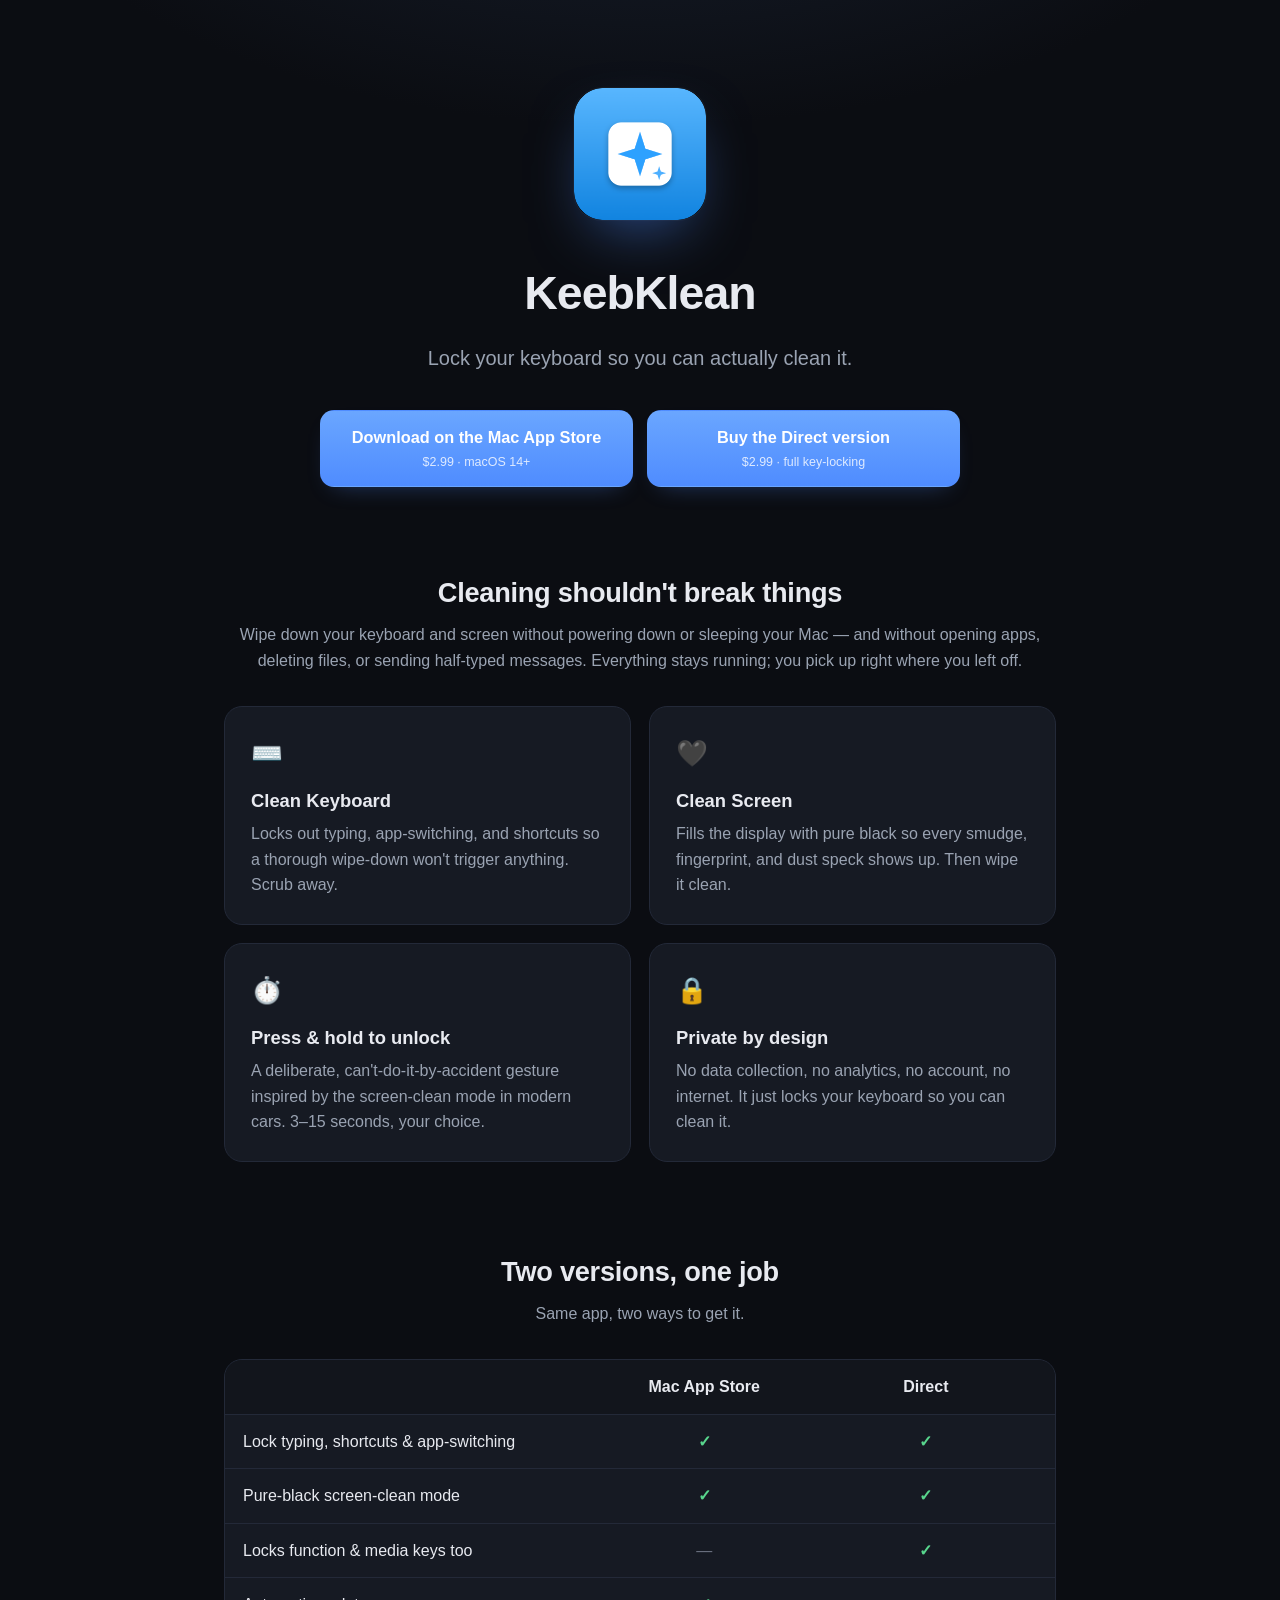
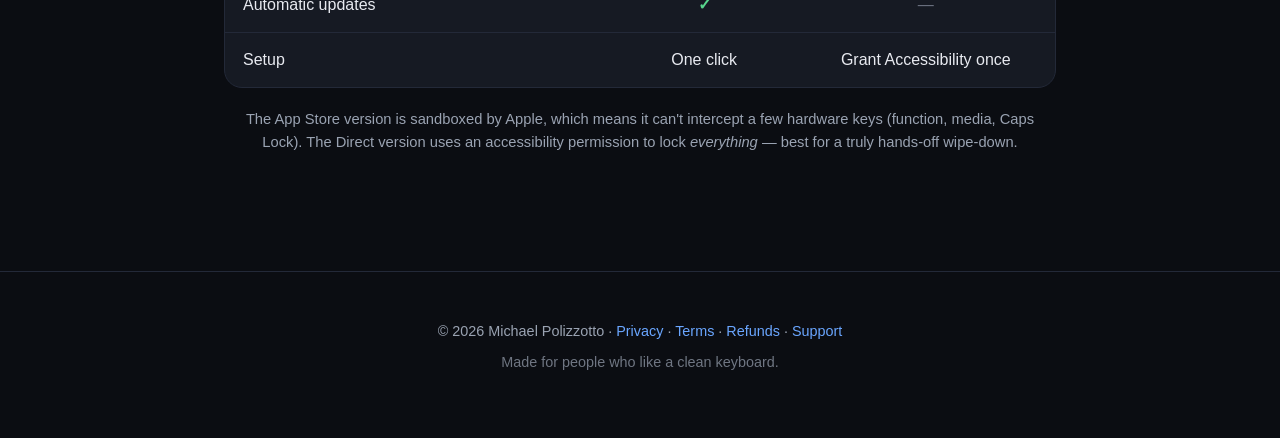
<file: index.html>
<!DOCTYPE html>
<html lang="en">
<head>
  <meta charset="UTF-8" />
  <meta name="viewport" content="width=device-width, initial-scale=1.0" />
  <title>KeebKlean — Lock your keyboard to clean it</title>
  <meta name="description" content="KeebKlean locks your Mac's keyboard and screen so you can wipe them down without typing, switching apps, or messing anything up. Press and hold to unlock." />
  <meta property="og:title" content="KeebKlean" />
  <meta property="og:description" content="Lock your keyboard to clean it. Press and hold to unlock." />
  <meta property="og:image" content="icon.png" />
  <link rel="icon" href="icon.png" />
  <link rel="stylesheet" href="style.css" />
</head>
<body>
  <header>
    <div class="wrap">
      <img class="appicon" src="icon.png" alt="KeebKlean icon" />
      <h1>KeebKlean</h1>
      <p class="tagline">Lock your keyboard so you can actually clean it.</p>
      <div class="cta">
        <a class="btn btn-primary" href="https://apps.apple.com/app/id6777837254">
          Download on the Mac App Store
          <small>$2.99 · macOS 14+</small>
        </a>
        <a class="btn btn-primary" href="https://mikepolo1.gumroad.com/l/keebklean"
           onclick="var b=document.getElementById('gr-buy'); if(b){b.click(); return false;}">
          Buy the Direct version
          <small>$2.99 · full key-locking</small>
        </a>
      </div>
    </div>
  </header>

  <section>
    <div class="wrap">
      <h2>Cleaning shouldn't break things</h2>
      <p class="section-sub">Wipe down your keyboard and screen without powering down or sleeping your Mac — and without opening apps, deleting files, or sending half-typed messages. Everything stays running; you pick up right where you left off.</p>
      <div class="features">
        <div class="feature">
          <span class="emoji">⌨️</span>
          <h3>Clean Keyboard</h3>
          <p>Locks out typing, app-switching, and shortcuts so a thorough wipe-down won't trigger anything. Scrub away.</p>
        </div>
        <div class="feature">
          <span class="emoji">🖤</span>
          <h3>Clean Screen</h3>
          <p>Fills the display with pure black so every smudge, fingerprint, and dust speck shows up. Then wipe it clean.</p>
        </div>
        <div class="feature">
          <span class="emoji">⏱️</span>
          <h3>Press &amp; hold to unlock</h3>
          <p>A deliberate, can't-do-it-by-accident gesture inspired by the screen-clean mode in modern cars. 3–15 seconds, your choice.</p>
        </div>
        <div class="feature">
          <span class="emoji">🔒</span>
          <h3>Private by design</h3>
          <p>No data collection, no analytics, no account, no internet. It just locks your keyboard so you can clean it.</p>
        </div>
      </div>
    </div>
  </section>

  <section>
    <div class="wrap">
      <h2>Two versions, one job</h2>
      <p class="section-sub">Same app, two ways to get it.</p>
      <div class="compare">
        <table>
          <tr>
            <th>&nbsp;</th>
            <th>Mac App Store</th>
            <th>Direct</th>
          </tr>
          <tr>
            <td>Lock typing, shortcuts &amp; app-switching</td>
            <td><span class="yes">✓</span></td>
            <td><span class="yes">✓</span></td>
          </tr>
          <tr>
            <td>Pure-black screen-clean mode</td>
            <td><span class="yes">✓</span></td>
            <td><span class="yes">✓</span></td>
          </tr>
          <tr>
            <td>Locks function &amp; media keys too</td>
            <td><span class="no">—</span></td>
            <td><span class="yes">✓</span></td>
          </tr>
          <tr>
            <td>Automatic updates</td>
            <td><span class="yes">✓</span></td>
            <td><span class="no">—</span></td>
          </tr>
          <tr>
            <td>Setup</td>
            <td>One click</td>
            <td>Grant Accessibility once</td>
          </tr>
        </table>
      </div>
      <p class="section-sub" style="margin-top:20px; font-size:.92rem;">
        The App Store version is sandboxed by Apple, which means it can't intercept a few hardware keys
        (function, media, Caps Lock). The Direct version uses an accessibility permission to lock
        <em>everything</em> — best for a truly hands-off wipe-down.
      </p>
    </div>
  </section>

  <footer>
    <div class="wrap">
      <p>© 2026 Michael Polizzotto · <a href="privacy.html">Privacy</a> · <a href="terms.html">Terms</a> · <a href="refund.html">Refunds</a> · <a href="support.html">Support</a></p>
      <p style="margin-top:8px; opacity:.7;">Made for people who like a clean keyboard.</p>
    </div>
  </footer>

  <!-- Hidden Gumroad-attached trigger. Our own button (above) clicks this to open the
       on-site checkout overlay, so the visible button keeps our design with no Gumroad logo. -->
  <a class="gumroad-button" id="gr-buy" href="https://mikepolo1.gumroad.com/l/keebklean"
     style="display:none" aria-hidden="true" tabindex="-1"></a>
  <script src="https://gumroad.com/js/gumroad.js"></script>
</body>
</html>
</file>
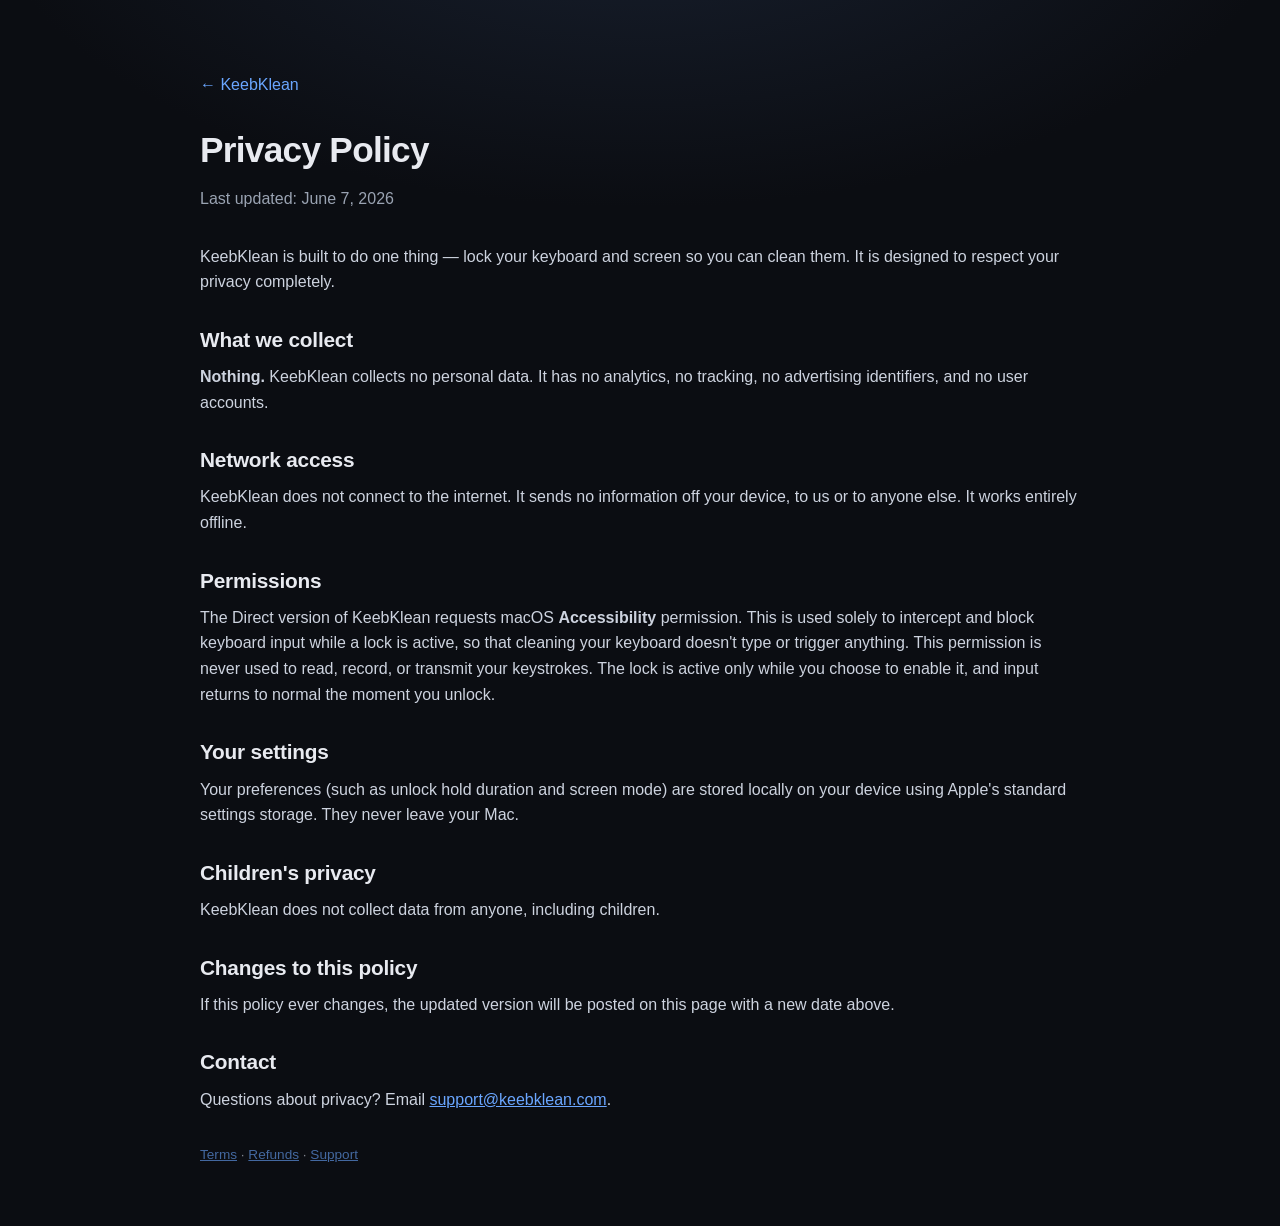
<file: privacy.html>
<!DOCTYPE html>
<html lang="en">
<head>
  <meta charset="UTF-8" />
  <meta name="viewport" content="width=device-width, initial-scale=1.0" />
  <title>Privacy Policy — KeebKlean</title>
  <link rel="icon" href="icon.png" />
  <link rel="stylesheet" href="style.css" />
</head>
<body>
  <div class="wrap doc">
    <a class="back" href="index.html">← KeebKlean</a>
    <h1>Privacy Policy</h1>
    <p class="updated">Last updated: June 7, 2026</p>

    <p>KeebKlean is built to do one thing — lock your keyboard and screen so you can clean
       them. It is designed to respect your privacy completely.</p>

    <h2>What we collect</h2>
    <p><strong>Nothing.</strong> KeebKlean collects no personal data. It has no analytics,
       no tracking, no advertising identifiers, and no user accounts.</p>

    <h2>Network access</h2>
    <p>KeebKlean does not connect to the internet. It sends no information off your device,
       to us or to anyone else. It works entirely offline.</p>

    <h2>Permissions</h2>
    <p>The Direct version of KeebKlean requests macOS <strong>Accessibility</strong> permission.
       This is used solely to intercept and block keyboard input while a lock is active, so
       that cleaning your keyboard doesn't type or trigger anything. This permission is never
       used to read, record, or transmit your keystrokes. The lock is active only while you
       choose to enable it, and input returns to normal the moment you unlock.</p>

    <h2>Your settings</h2>
    <p>Your preferences (such as unlock hold duration and screen mode) are stored locally on
       your device using Apple's standard settings storage. They never leave your Mac.</p>

    <h2>Children's privacy</h2>
    <p>KeebKlean does not collect data from anyone, including children.</p>

    <h2>Changes to this policy</h2>
    <p>If this policy ever changes, the updated version will be posted on this page with a new
       date above.</p>

    <h2>Contact</h2>
    <p>Questions about privacy? Email
       <a href="mailto:support@keebklean.com">support@keebklean.com</a>.</p>

    <p style="margin-top:32px; opacity:.6; font-size:.85rem;">
      <a href="terms.html">Terms</a> · <a href="refund.html">Refunds</a> ·
      <a href="support.html">Support</a>
    </p>
  </div>
</body>
</html>
</file>
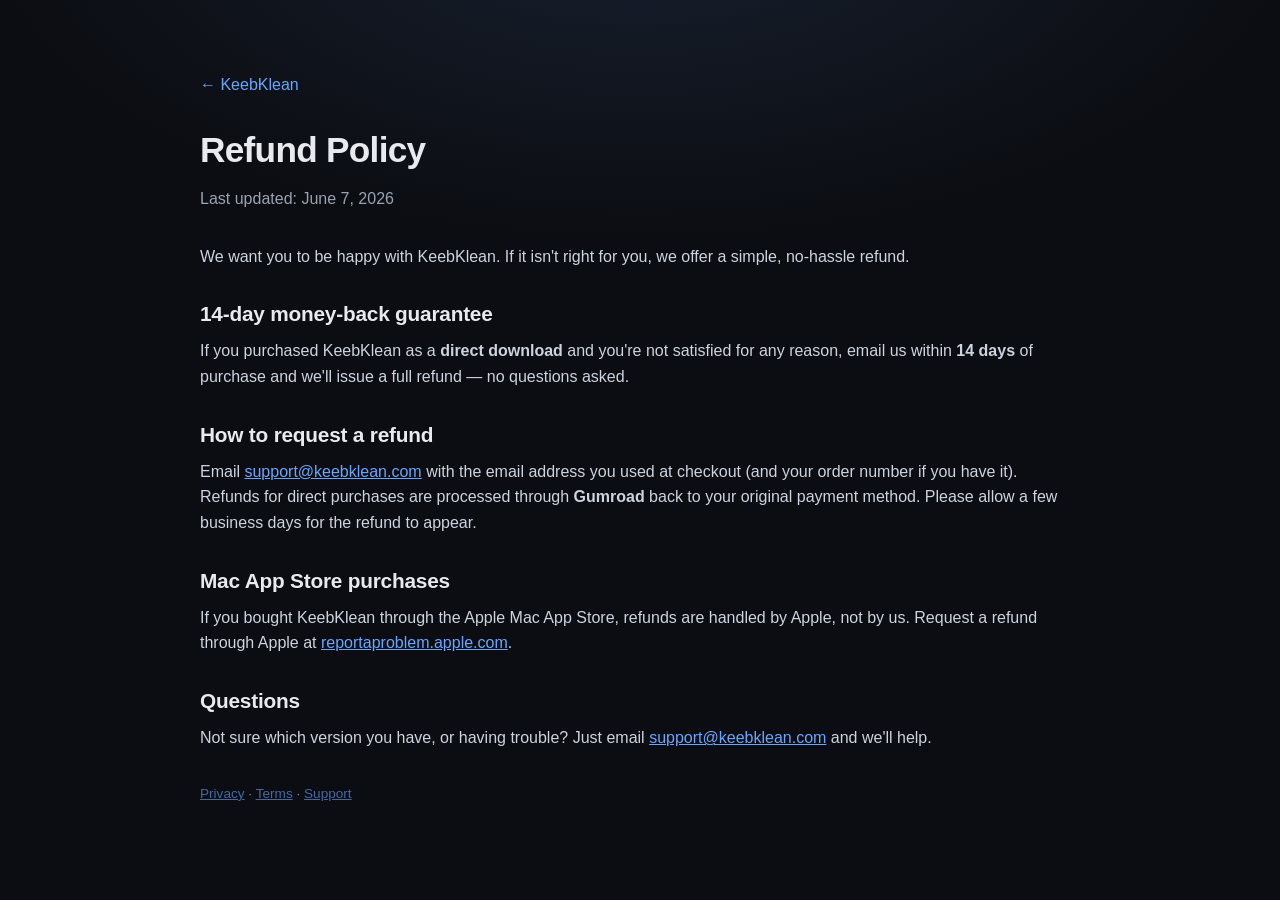
<file: refund.html>
<!DOCTYPE html>
<html lang="en">
<head>
  <meta charset="UTF-8" />
  <meta name="viewport" content="width=device-width, initial-scale=1.0" />
  <title>Refund Policy — KeebKlean</title>
  <link rel="icon" href="icon.png" />
  <link rel="stylesheet" href="style.css" />
</head>
<body>
  <div class="wrap doc">
    <a class="back" href="index.html">← KeebKlean</a>
    <h1>Refund Policy</h1>
    <p class="updated">Last updated: June 7, 2026</p>

    <p>We want you to be happy with KeebKlean. If it isn't right for you, we offer a simple,
       no-hassle refund.</p>

    <h2>14-day money-back guarantee</h2>
    <p>If you purchased KeebKlean as a <strong>direct download</strong> and you're not
       satisfied for any reason, email us within <strong>14 days</strong> of purchase and
       we'll issue a full refund — no questions asked.</p>

    <h2>How to request a refund</h2>
    <p>Email <a href="mailto:support@keebklean.com">support@keebklean.com</a> with the email
       address you used at checkout (and your order number if you have it). Refunds for direct
       purchases are processed through <strong>Gumroad</strong> back to your original payment
       method. Please allow a few business days for the refund to appear.</p>

    <h2>Mac App Store purchases</h2>
    <p>If you bought KeebKlean through the Apple Mac App Store, refunds are handled by Apple,
       not by us. Request a refund through Apple at
       <a href="https://reportaproblem.apple.com">reportaproblem.apple.com</a>.</p>

    <h2>Questions</h2>
    <p>Not sure which version you have, or having trouble? Just email
       <a href="mailto:support@keebklean.com">support@keebklean.com</a> and we'll help.</p>

    <p style="margin-top:32px; opacity:.6; font-size:.85rem;">
      <a href="privacy.html">Privacy</a> · <a href="terms.html">Terms</a> ·
      <a href="support.html">Support</a>
    </p>
  </div>
</body>
</html>
</file>
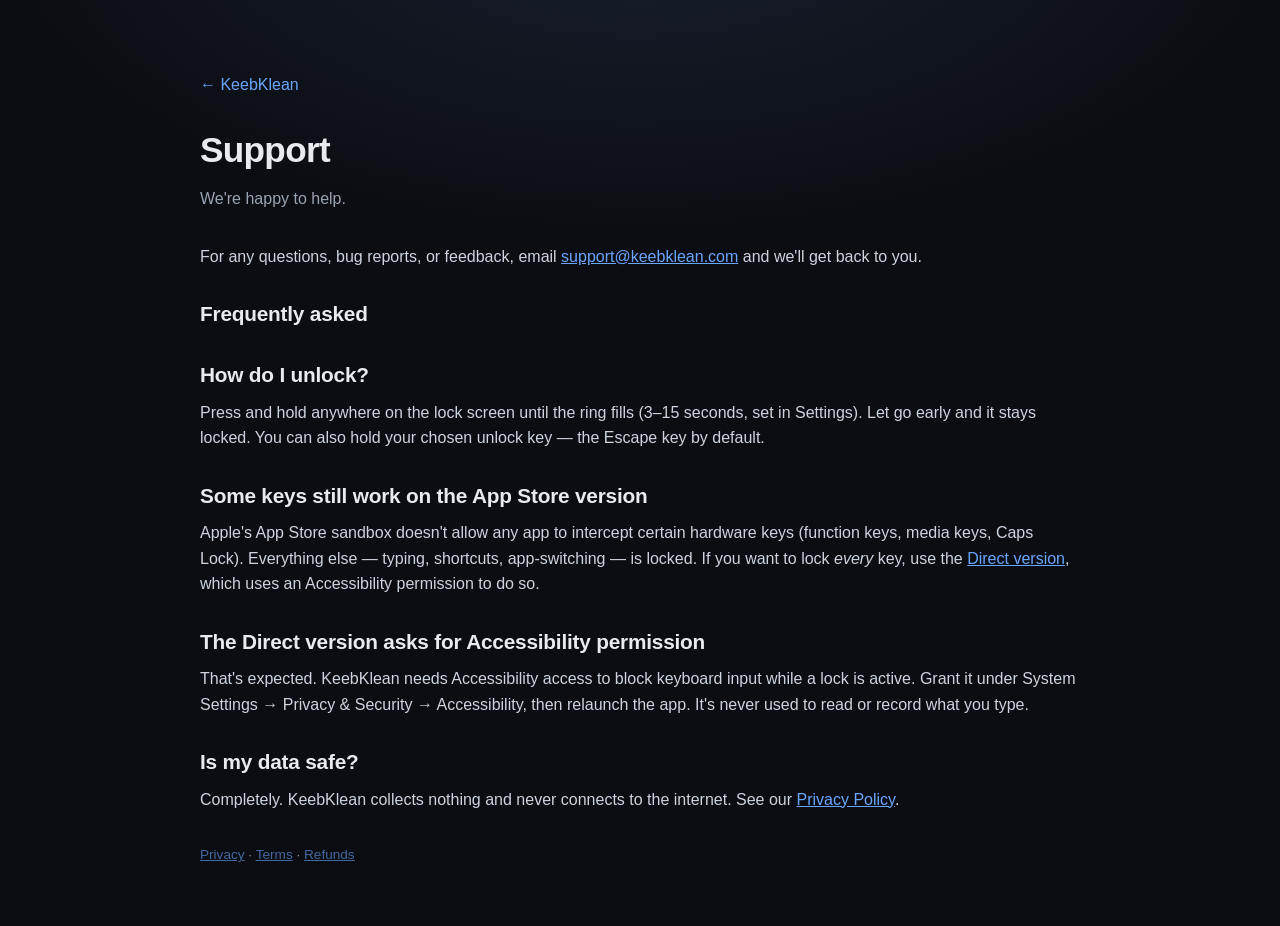
<file: support.html>
<!DOCTYPE html>
<html lang="en">
<head>
  <meta charset="UTF-8" />
  <meta name="viewport" content="width=device-width, initial-scale=1.0" />
  <title>Support — KeebKlean</title>
  <link rel="icon" href="icon.png" />
  <link rel="stylesheet" href="style.css" />
</head>
<body>
  <div class="wrap doc">
    <a class="back" href="index.html">← KeebKlean</a>
    <h1>Support</h1>
    <p class="updated">We're happy to help.</p>

    <p>For any questions, bug reports, or feedback, email
       <a href="mailto:support@keebklean.com">support@keebklean.com</a>
       and we'll get back to you.</p>

    <h2>Frequently asked</h2>

    <h2>How do I unlock?</h2>
    <p>Press and hold anywhere on the lock screen until the ring fills (3–15 seconds, set in
       Settings). Let go early and it stays locked. You can also hold your chosen unlock key
       — the Escape key by default.</p>

    <h2>Some keys still work on the App Store version</h2>
    <p>Apple's App Store sandbox doesn't allow any app to intercept certain hardware keys
       (function keys, media keys, Caps Lock). Everything else — typing, shortcuts,
       app-switching — is locked. If you want to lock <em>every</em> key, use the
       <a href="index.html">Direct version</a>, which uses an Accessibility permission to do so.</p>

    <h2>The Direct version asks for Accessibility permission</h2>
    <p>That's expected. KeebKlean needs Accessibility access to block keyboard input while a
       lock is active. Grant it under System Settings → Privacy &amp; Security → Accessibility,
       then relaunch the app. It's never used to read or record what you type.</p>

    <h2>Is my data safe?</h2>
    <p>Completely. KeebKlean collects nothing and never connects to the internet. See our
       <a href="privacy.html">Privacy Policy</a>.</p>

    <p style="margin-top:32px; opacity:.6; font-size:.85rem;">
      <a href="privacy.html">Privacy</a> · <a href="terms.html">Terms</a> ·
      <a href="refund.html">Refunds</a>
    </p>
  </div>
</body>
</html>
</file>
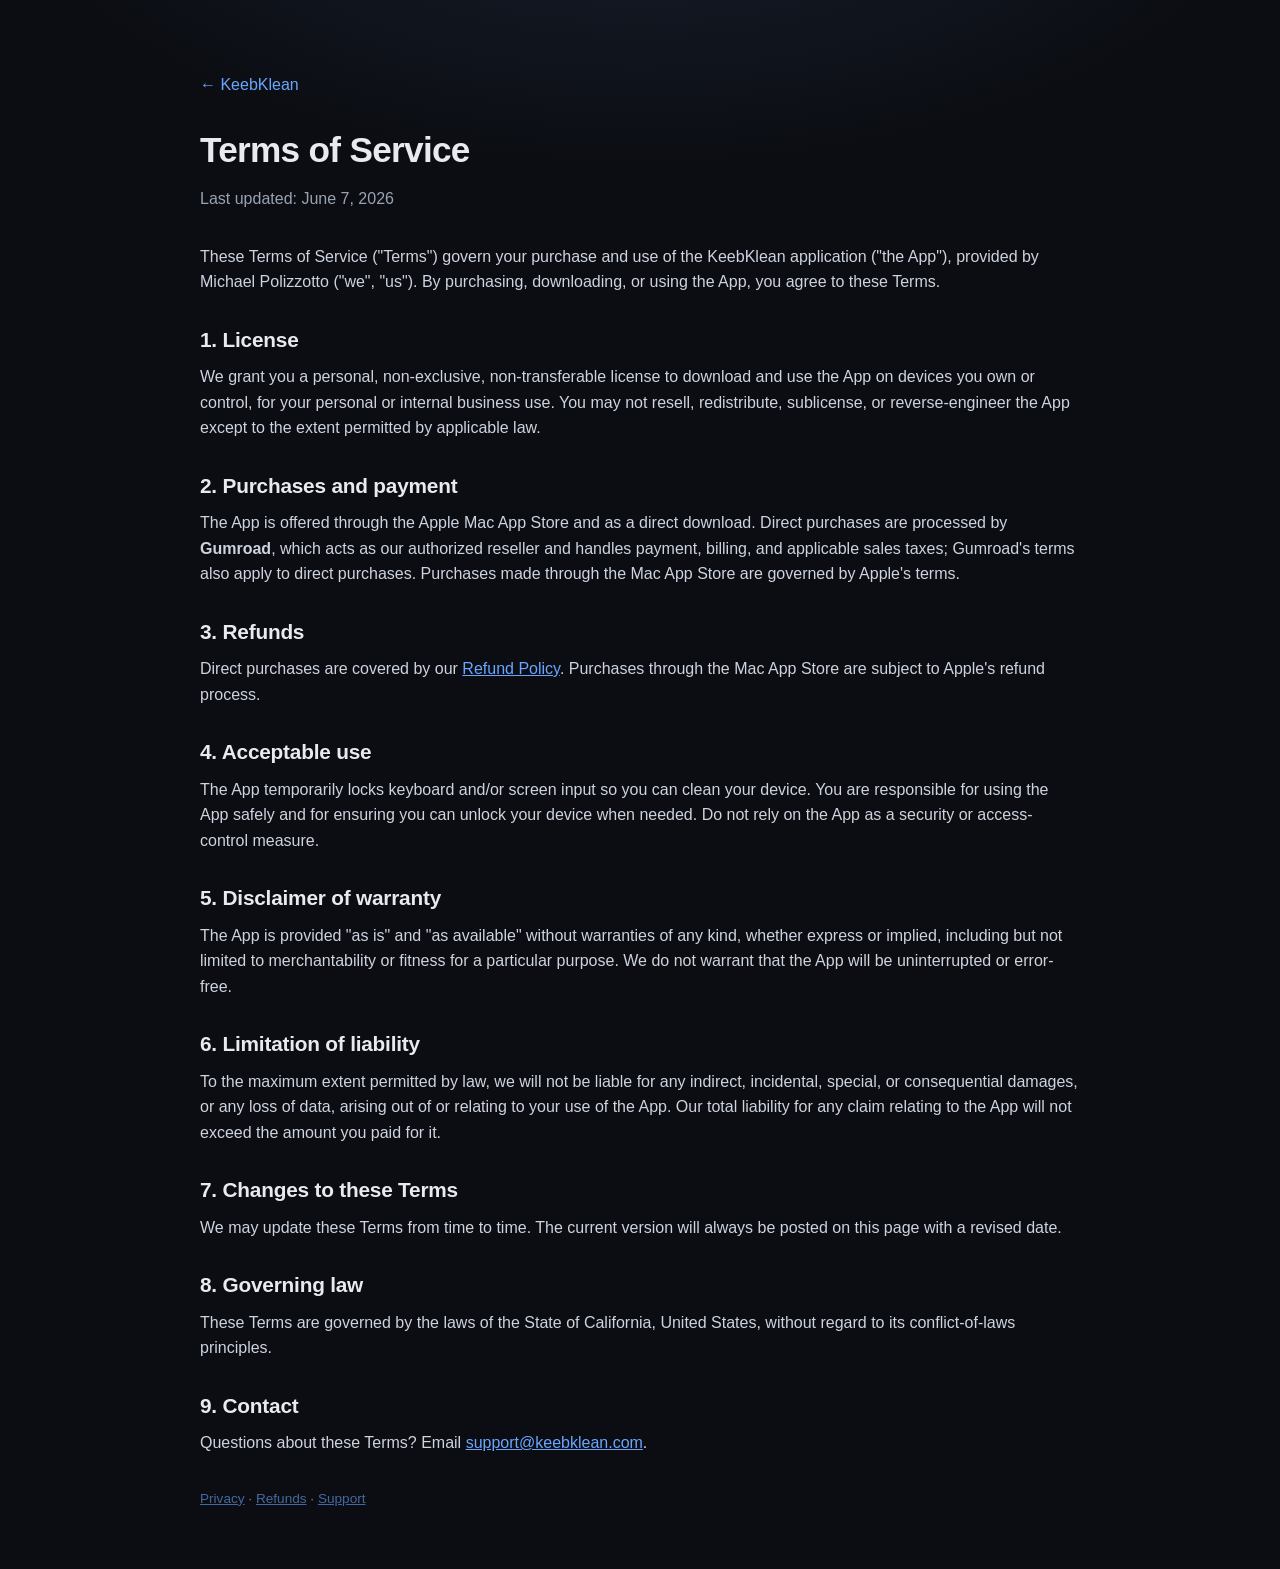
<file: terms.html>
<!DOCTYPE html>
<html lang="en">
<head>
  <meta charset="UTF-8" />
  <meta name="viewport" content="width=device-width, initial-scale=1.0" />
  <title>Terms of Service — KeebKlean</title>
  <link rel="icon" href="icon.png" />
  <link rel="stylesheet" href="style.css" />
</head>
<body>
  <div class="wrap doc">
    <a class="back" href="index.html">← KeebKlean</a>
    <h1>Terms of Service</h1>
    <p class="updated">Last updated: June 7, 2026</p>

    <p>These Terms of Service ("Terms") govern your purchase and use of the KeebKlean
       application ("the App"), provided by Michael Polizzotto ("we", "us"). By purchasing,
       downloading, or using the App, you agree to these Terms.</p>

    <h2>1. License</h2>
    <p>We grant you a personal, non-exclusive, non-transferable license to download and use
       the App on devices you own or control, for your personal or internal business use.
       You may not resell, redistribute, sublicense, or reverse-engineer the App except to
       the extent permitted by applicable law.</p>

    <h2>2. Purchases and payment</h2>
    <p>The App is offered through the Apple Mac App Store and as a direct download. Direct
       purchases are processed by <strong>Gumroad</strong>, which acts as our authorized
       reseller and handles payment, billing, and applicable sales taxes; Gumroad's terms
       also apply to direct purchases. Purchases made through the Mac App Store are governed
       by Apple's terms.</p>

    <h2>3. Refunds</h2>
    <p>Direct purchases are covered by our <a href="refund.html">Refund Policy</a>. Purchases
       through the Mac App Store are subject to Apple's refund process.</p>

    <h2>4. Acceptable use</h2>
    <p>The App temporarily locks keyboard and/or screen input so you can clean your device.
       You are responsible for using the App safely and for ensuring you can unlock your
       device when needed. Do not rely on the App as a security or access-control measure.</p>

    <h2>5. Disclaimer of warranty</h2>
    <p>The App is provided "as is" and "as available" without warranties of any kind, whether
       express or implied, including but not limited to merchantability or fitness for a
       particular purpose. We do not warrant that the App will be uninterrupted or error-free.</p>

    <h2>6. Limitation of liability</h2>
    <p>To the maximum extent permitted by law, we will not be liable for any indirect,
       incidental, special, or consequential damages, or any loss of data, arising out of or
       relating to your use of the App. Our total liability for any claim relating to the App
       will not exceed the amount you paid for it.</p>

    <h2>7. Changes to these Terms</h2>
    <p>We may update these Terms from time to time. The current version will always be posted
       on this page with a revised date.</p>

    <h2>8. Governing law</h2>
    <p>These Terms are governed by the laws of the State of California, United States, without
       regard to its conflict-of-laws principles.</p>

    <h2>9. Contact</h2>
    <p>Questions about these Terms? Email
       <a href="mailto:support@keebklean.com">support@keebklean.com</a>.</p>

    <p style="margin-top:32px; opacity:.6; font-size:.85rem;">
      <a href="privacy.html">Privacy</a> · <a href="refund.html">Refunds</a> ·
      <a href="support.html">Support</a>
    </p>
  </div>
</body>
</html>
</file>
<file: style.css>
:root {
  --bg: #0b0d12;
  --bg-soft: #12151c;
  --card: #161a23;
  --text: #e8eaf0;
  --muted: #9aa3b2;
  --accent: #4f8cff;
  --accent-2: #6aa6ff;
  --border: #232938;
  --radius: 18px;
}

* { box-sizing: border-box; margin: 0; padding: 0; }

html { scroll-behavior: smooth; }

body {
  font-family: -apple-system, BlinkMacSystemFont, "SF Pro Text", "Helvetica Neue", Arial, sans-serif;
  background: radial-gradient(1200px 600px at 50% -10%, #18202f 0%, var(--bg) 55%);
  color: var(--text);
  line-height: 1.6;
  -webkit-font-smoothing: antialiased;
  min-height: 100vh;
  animation: fadeIn .6s ease both;
}

/* Gentle entrance: whole page fades in, hero elements rise in with a soft stagger. */
@keyframes fadeIn { from { opacity: 0; } to { opacity: 1; } }
@keyframes riseIn {
  from { opacity: 0; transform: translateY(14px); }
  to   { opacity: 1; transform: translateY(0); }
}
header .appicon { animation: riseIn .7s cubic-bezier(.2,.7,.2,1) both .05s; }
header h1       { animation: riseIn .7s cubic-bezier(.2,.7,.2,1) both .15s; }
header .tagline { animation: riseIn .7s cubic-bezier(.2,.7,.2,1) both .25s; }
header .cta     { animation: riseIn .7s cubic-bezier(.2,.7,.2,1) both .35s; }

@media (prefers-reduced-motion: reduce) {
  body, header .appicon, header h1, header .tagline, header .cta { animation: none; }
}

.wrap { max-width: 880px; margin: 0 auto; padding: 0 24px; }

/* Header / hero */
header { text-align: center; padding: 88px 0 40px; }

.appicon {
  width: 132px; height: 132px; border-radius: 28px;
  box-shadow: 0 24px 60px -20px rgba(79,140,255,.55), 0 0 0 1px rgba(255,255,255,.04);
  margin-bottom: 28px;
}

h1 { font-size: 2.9rem; letter-spacing: -.02em; font-weight: 800; }

.tagline { font-size: 1.25rem; color: var(--muted); margin-top: 12px; }

/* Buttons */
.cta { display: flex; gap: 14px; justify-content: center; flex-wrap: wrap; margin: 36px auto 0; max-width: 640px; }
.cta .btn { flex: 1 1 240px; }   /* equal-width pair; each goes full-width when wrapped */

.btn {
  display: inline-flex; flex-direction: column; align-items: center; justify-content: center;
  gap: 3px; text-align: center;
  padding: 13px 30px; border-radius: 14px; font-weight: 600; font-size: 1.02rem;
  text-decoration: none; transition: transform .12s ease, box-shadow .2s ease, background .2s ease;
  border: 1px solid transparent;
}
.btn:hover { transform: translateY(-2px); }

.btn-primary {
  background: linear-gradient(180deg, var(--accent-2), var(--accent));
  color: #fff; box-shadow: 0 10px 24px -14px rgba(79,140,255,.45);
}
.btn-secondary {
  background: var(--card); color: var(--text); border-color: var(--border);
}
.btn small { display: block; font-weight: 400; font-size: .78rem; opacity: .8; }

/* Sections */
section { padding: 44px 0; }
h2 { font-size: 1.7rem; letter-spacing: -.01em; margin-bottom: 8px; text-align: center; }
.section-sub { color: var(--muted); text-align: center; margin-bottom: 32px; }

.features { display: grid; grid-template-columns: 1fr 1fr; gap: 18px; }
@media (max-width: 640px) { .features { grid-template-columns: 1fr; } h1 { font-size: 2.2rem; } }

.feature {
  background: var(--card); border: 1px solid var(--border);
  border-radius: var(--radius); padding: 26px;
}
.feature h3 { font-size: 1.15rem; margin-bottom: 6px; }
.feature p { color: var(--muted); }
.feature .emoji { font-size: 1.6rem; display: block; margin-bottom: 12px; }

/* Compare table */
.compare {
  background: var(--card); border: 1px solid var(--border);
  border-radius: var(--radius); overflow: hidden; margin-top: 8px;
}
.compare table { width: 100%; border-collapse: collapse; }
.compare th, .compare td { padding: 14px 18px; text-align: left; border-bottom: 1px solid var(--border); }
.compare th { background: var(--bg-soft); font-weight: 600; }
.compare td:not(:first-child), .compare th:not(:first-child) { text-align: center; }
.compare tr:last-child td { border-bottom: none; }
.yes { color: #58d68d; font-weight: 700; }
.no { color: #6b7280; }

/* Footer */
footer {
  text-align: center; color: var(--muted); font-size: .9rem;
  padding: 48px 0 64px; border-top: 1px solid var(--border); margin-top: 40px;
}
footer a { color: var(--accent-2); text-decoration: none; }
footer a:hover { text-decoration: underline; }

/* Doc pages (privacy / support) */
.doc { padding: 72px 0 48px; }
.doc h1 { text-align: left; font-size: 2.2rem; margin-bottom: 8px; }
.doc .updated { color: var(--muted); margin-bottom: 32px; }
.doc h2 { text-align: left; font-size: 1.3rem; margin: 28px 0 8px; }
.doc p, .doc li { color: #cdd3df; margin-bottom: 12px; }
.doc ul { padding-left: 22px; }
.doc a { color: var(--accent-2); }
.back { display: inline-block; margin-bottom: 24px; color: var(--accent-2); text-decoration: none; }
</file>
